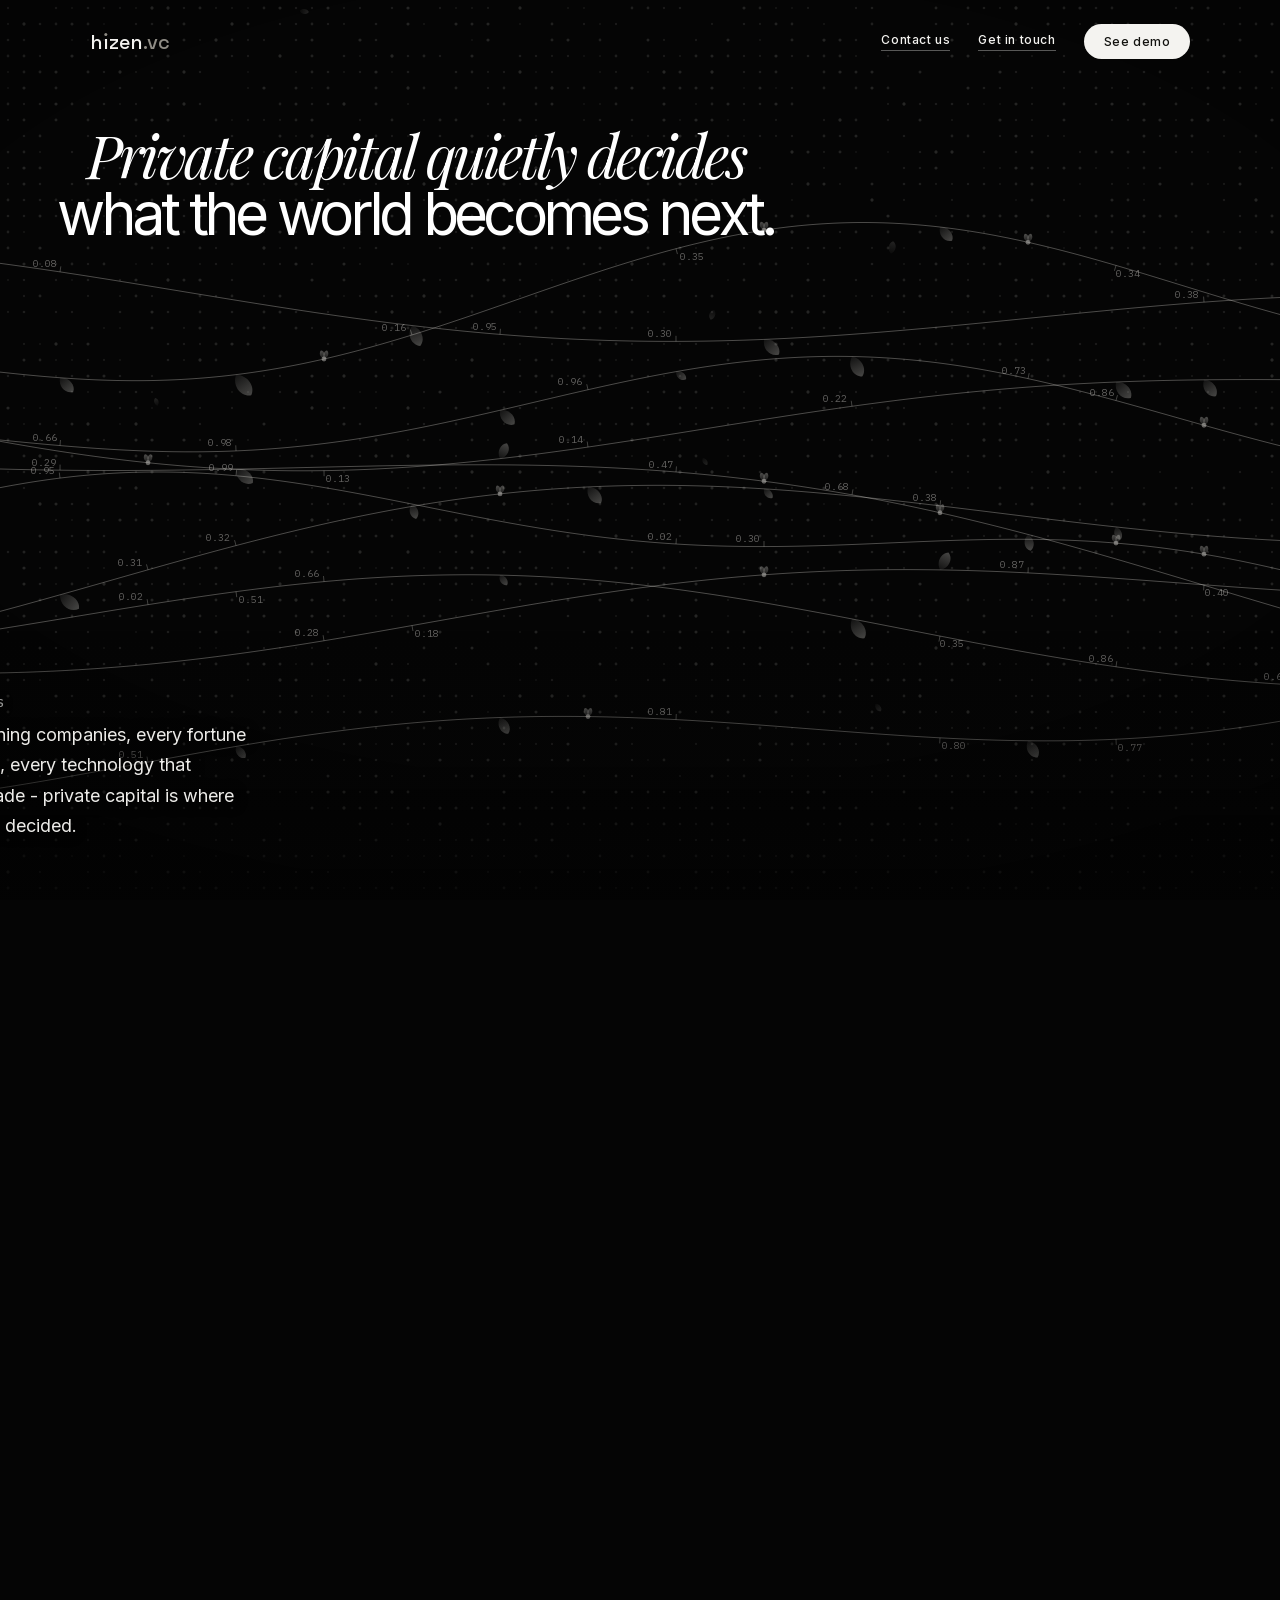
<file: index.html>
<!DOCTYPE html>
<html lang="en">
<head>
<meta charset="utf-8">
<meta name="viewport" content="width=device-width, initial-scale=1">
<title>hızen.vc - intelligence for private capital</title>
  <link rel="stylesheet" href="./fonts/fonts.css">
  <script src="./vendor/gsap.min.js"></script>
  <script src="./vendor/ScrollTrigger.min.js"></script>
  <script src="./vendor/lenis.min.js"></script>
  <style>
    body{margin:0;background:#050505;color:#f4f3f0;-webkit-font-smoothing:antialiased;overflow-x:hidden}
    a{color:#f4f3f0}a:hover{color:#b5b2a8}
    ::selection{background:#f4f3f0;color:#12120f}
    @keyframes hzblink{0%,55%{opacity:1}56%,100%{opacity:0}}
    @media (prefers-reduced-motion: reduce){*{animation:none !important}}
  </style>
<meta name="description" content="Everything an analyst runs before a deal — done, before the call.">
<link rel="icon" type="image/png" sizes="32x32" href="/img/icon-32-dark.png">
<link rel="icon" type="image/png" sizes="32x32" href="/img/icon-32-light.png" media="(prefers-color-scheme: dark)">
<link rel="apple-touch-icon" href="/img/icon-180-dark.png">
<meta property="og:title" content="hızen.vc — intelligence for private capital">
<meta property="og:description" content="Everything an analyst runs before a deal — done, before the call.">
<meta property="og:image" content="https://hizen.vc/img/og.png">
<meta property="og:url" content="https://hizen.vc/">
<meta name="twitter:card" content="summary_large_image">
<meta name="twitter:title" content="hızen.vc — intelligence for private capital">
<meta name="twitter:description" content="Everything an analyst runs before a deal — done, before the call.">
<meta name="twitter:image" content="https://hizen.vc/img/og.png">
<style>
  /* The builder writes hover intent as a `style-hover` attribute its own runtime
     never reads, so these are the only place those states exist. */
  .clink:hover { color: #b5b2a8 }
  .cbtn:hover { background: #d9d6cd; color: #12120f }
  :focus-visible { outline: 2px solid currentColor; outline-offset: 3px }

  /* A flex column with `align-items:center` sizes its children to max-content,
     so the headline spans and the copy blocks never wrap — they overflow the
     5vw padding and `overflow-x:hidden` clips them. This is the whole mobile
     bug on every page; it is not width-specific, so it is not in a query. */
  .stmt > *, main > * { max-width: 100% }

  @media (max-width: 640px) {
    header { padding-left: 5vw !important; padding-right: 5vw !important }
    header nav { gap: 14px !important }
    /* "Get in touch" reaches the same inbox and the row cannot hold both */
    header nav a[href^="mailto:"] { display: none !important }
    .rv { max-width: 100% !important }
    .stmt { padding: 0 6vw !important }
    .stmt > * { font-size: clamp(26px, 7.4vw, 40px) !important; letter-spacing: -0.04em !important }
    /* grid and flex children default to min-width:auto, so an input's default
       size keeps two columns wider than the screen instead of collapsing */
    [style*="grid-template-columns"] { grid-template-columns: 1fr !important }
    input, textarea { min-width: 0 !important; width: 100% !important }
  }
</style>
</head>
<body>
<div id="basebg" style="position:fixed;inset:0;overflow:hidden;background:#050505"><canvas id="baseimg" style="position:absolute;top:0;left:0;width:300vw;height:100%;will-change:transform"></canvas></div>
<div id="spot" style="position:fixed;inset:0;pointer-events:none;overflow:hidden;-webkit-mask-image:radial-gradient(circle 260px at -999px -999px, black, transparent);mask-image:radial-gradient(circle 260px at -999px -999px, black, transparent)"><canvas id="spotimg" style="position:absolute;top:0;left:0;width:300vw;height:100%;image-rendering:pixelated;will-change:transform"></canvas></div>
<div id="vig" style="position:fixed;inset:0;pointer-events:none;background:radial-gradient(120% 90% at 50% 42%, transparent 50%, rgba(0,0,0,0.5) 86%, rgba(0,0,0,0.68) 100%)"></div>
<div id="scrim" style="position:fixed;left:0;right:0;bottom:0;height:30vh;pointer-events:none;background:linear-gradient(to top, rgba(3,3,3,0.6), rgba(3,3,3,0.22) 45%, transparent)"></div>
<header style="position:fixed;top:0;left:0;right:0;z-index:50;display:flex;justify-content:space-between;align-items:center;padding:24px 7vw;pointer-events:none">
  <a href="#" id="logo" style="pointer-events:auto;font-family:'Space Grotesk',Inter,sans-serif;font-weight:500;font-size:20px;letter-spacing:0.005em;color:#f4f3f0;text-decoration:none;line-height:1">h<span style="position:relative;display:inline-block">ı<span style="position:absolute;left:50%;top:0.06em;transform:translateX(-50%);width:0.17em;height:0.17em;border-radius:50%;background:#8f8c85"></span></span>zen<span style="color:#8f8c85">.vc</span></a>
  <nav style="display:flex;align-items:center;gap:28px;pointer-events:auto">
    <a href="mailto:hq@hizen.vc" class="clink" style="font-family:Inter,sans-serif;font-weight:500;font-size:12px;letter-spacing:0.05em;color:#f4f3f0;text-decoration:none;border-bottom:1px solid rgba(244,243,240,0.35);padding-bottom:3px;white-space:nowrap" style-hover="color:#b5b2a8">Contact us</a>
    <a href="./contact.html" class="clink" style="font-family:Inter,sans-serif;font-weight:500;font-size:12px;letter-spacing:0.05em;color:#f4f3f0;text-decoration:none;border-bottom:1px solid rgba(244,243,240,0.35);padding-bottom:3px;white-space:nowrap" style-hover="color:#b5b2a8">Get in touch</a>
    <a href="./demo.html" class="cbtn" style="font-family:Inter,sans-serif;font-weight:500;font-size:12px;letter-spacing:0.05em;color:#12120f;background:#f4f3f0;padding:10px 20px;border-radius:999px;text-decoration:none;white-space:nowrap" style-hover="background:#d9d6cd;color:#12120f">See demo</a>
  </nav>
</header>
<div id="film" style="position:relative;height:520vh">
  <div id="stage" style="position:sticky;top:0;height:100vh;overflow:hidden">
    <div id="track" style="display:flex;height:100vh;width:600vw;will-change:transform">

      <section class="beat" data-screen-label="01 Manifesto" data-in="0" data-peak="0" data-out="0.1" style="position:relative;width:100vw;height:100vh;flex:0 0 auto;overflow:hidden">
        <div class="stmt" style="position:absolute;top:14%;left:0;right:0;z-index:2;display:flex;flex-direction:column;align-items:center;text-align:center;padding:0 5vw;pointer-events:none">
          <span class="rv" style="display:block;font-family:'Playfair Display',Georgia,serif;font-style:italic;font-weight:400;font-size:clamp(34px,4.6vw,78px);line-height:0.98;letter-spacing:-0.05em;color:#ffffff">Private capital quietly decides</span>
          <span class="rv" style="display:block;font-family:Inter,sans-serif;font-weight:400;font-size:clamp(34px,4.6vw,78px);line-height:0.95;letter-spacing:-0.08em;color:#ffffff;margin-top:2px">what the world becomes next.</span>
        </div>
        <div class="rv" style="position:absolute;bottom:58px;left:7vw;max-width:390px;z-index:2">
          <div class="lbl" style="font-family:'IBM Plex Mono',monospace;font-weight:500;font-size:12px;letter-spacing:0.2em;text-transform:uppercase;color:rgba(244,243,240,0.62);margin-bottom:10px;text-shadow:0 1px 10px rgba(0,0,0,0.6)">Private markets</div>
          <p style="margin:0;font-family:Inter,sans-serif;font-weight:400;font-size:18px;line-height:1.7;color:rgba(244,243,240,0.97);text-shadow:0 1px 14px rgba(0,0,0,0.6)">Every era's defining companies, every fortune of consequence, every technology that reshaped a decade - private capital is where the century gets decided.</p>
        </div>
      </section>

      <section class="beat" data-screen-label="02 The scale" data-in="0.1" data-peak="0.2" data-out="0.3" style="position:relative;width:100vw;height:100vh;flex:0 0 auto;overflow:hidden">
        <div class="stmt" style="position:absolute;top:14%;left:0;right:0;z-index:2;display:flex;flex-direction:column;align-items:center;text-align:center;padding:0 5vw;pointer-events:none">
          <span class="rv" style="display:block;font-family:'Playfair Display',Georgia,serif;font-style:italic;font-weight:400;font-size:clamp(34px,4.6vw,78px);line-height:0.98;letter-spacing:-0.05em;color:#ffffff">Trillions of dollars. Moving on instinct.</span>
          <span class="rv" style="display:block;font-family:Inter,sans-serif;font-weight:400;font-size:clamp(34px,4.6vw,78px);line-height:0.95;letter-spacing:-0.08em;color:#ffffff;margin-top:2px">And the number is only growing.</span>
        </div>
        <div class="rv" style="position:absolute;bottom:58px;left:7vw;max-width:390px;z-index:2">
          <div class="lbl" style="font-family:'IBM Plex Mono',monospace;font-weight:500;font-size:12px;letter-spacing:0.2em;text-transform:uppercase;color:rgba(244,243,240,0.62);margin-bottom:10px;text-shadow:0 1px 10px rgba(0,0,0,0.6)">Hizen · Intelligence for private capital</div>
          <p style="margin:0;font-family:Inter,sans-serif;font-weight:400;font-size:18px;line-height:1.7;color:rgba(244,243,240,0.97);text-shadow:0 1px 14px rgba(0,0,0,0.6)">Private capital is the fastest-growing asset class in the world - and its sharpest edge is still the partner in the room.</p>
        </div>
        <div class="rv" style="position:absolute;bottom:58px;right:7vw;max-width:300px;z-index:2"><p style="margin:0;font-family:Inter,sans-serif;font-weight:400;font-size:14.5px;line-height:1.7;color:rgba(244,243,240,0.82);text-shadow:0 1px 14px rgba(0,0,0,0.6)">Machine intelligence can now automate all the operational work with speed and accuracy - and aid judgment. Hizen aims to do this.</p></div>
      </section>

      <section class="beat" data-screen-label="03 The work behind the judgment" data-in="0.3" data-peak="0.4" data-out="0.5" style="position:relative;width:100vw;height:100vh;flex:0 0 auto;overflow:hidden">
        <div class="stmt" style="position:absolute;top:14%;left:0;right:0;z-index:2;display:flex;flex-direction:column;align-items:center;text-align:center;padding:0 5vw;pointer-events:none">
          <span class="rv" style="display:block;font-family:'Playfair Display',Georgia,serif;font-style:italic;font-weight:400;font-size:clamp(34px,4.6vw,78px);line-height:0.98;letter-spacing:-0.05em;color:#ffffff">Every operation a VC runs,</span>
          <span class="rv" style="display:block;font-family:Inter,sans-serif;font-weight:400;font-size:clamp(34px,4.6vw,78px);line-height:0.95;letter-spacing:-0.08em;color:#ffffff;margin-top:2px">automated. End to end.</span>
        </div>
        <div class="rv" style="position:absolute;bottom:58px;left:7vw;max-width:390px;z-index:2">
          <div class="lbl" style="font-family:'IBM Plex Mono',monospace;font-weight:500;font-size:12px;letter-spacing:0.2em;text-transform:uppercase;color:rgba(244,243,240,0.62);margin-bottom:10px;text-shadow:0 1px 10px rgba(0,0,0,0.6)">The first move</div>
          <p style="margin:0;font-family:Inter,sans-serif;font-weight:400;font-size:18px;line-height:1.7;color:rgba(244,243,240,0.97);text-shadow:0 1px 14px rgba(0,0,0,0.6)">Hizen is an AI analyst that works around the clock - sourcing, deal intake, founder research, diligence prep, IC prep, portfolio monitoring, LP updates. Every operation between the partner and the founder, handled.</p>
        </div>
        <div class="rv" style="position:absolute;bottom:58px;right:7vw;max-width:390px;z-index:2">
          <p style="margin:0;font-family:Inter,sans-serif;font-weight:400;font-size:16px;line-height:1.7;color:rgba(244,243,240,0.94);text-shadow:0 1px 14px rgba(0,0,0,0.6)">What returns is time - for founder relationships, for helping founders build, for the creative pattern-matching only a person can do, for the call that only a partner can make.</p>
        </div>
      </section>

      <section class="beat" data-screen-label="04 What a fund remembers" data-in="0.5" data-peak="0.6" data-out="0.7" style="position:relative;width:100vw;height:100vh;flex:0 0 auto;overflow:hidden">
        <div class="stmt" style="position:absolute;top:14%;left:0;right:0;z-index:2;display:flex;flex-direction:column;align-items:center;text-align:center;padding:0 5vw;pointer-events:none">
          <span class="rv" style="display:block;font-family:'Playfair Display',Georgia,serif;font-style:italic;font-weight:400;font-size:clamp(34px,4.6vw,78px);line-height:0.98;letter-spacing:-0.05em;color:#ffffff">A context memory, personal to the fund.</span>
          <span class="rv" style="display:block;font-family:Inter,sans-serif;font-weight:400;font-size:clamp(34px,4.6vw,78px);line-height:0.95;letter-spacing:-0.08em;color:#ffffff;margin-top:2px">Growing every week the fund exists.</span>
        </div>
        <div class="rv" style="position:absolute;bottom:58px;left:7vw;max-width:390px;z-index:2">
          <div class="lbl" style="font-family:'IBM Plex Mono',monospace;font-weight:500;font-size:12px;letter-spacing:0.2em;text-transform:uppercase;color:rgba(244,243,240,0.62);margin-bottom:10px;text-shadow:0 1px 10px rgba(0,0,0,0.6)">The second move</div>
          <p style="margin:0;font-family:Inter,sans-serif;font-weight:400;font-size:18px;line-height:1.7;color:rgba(244,243,240,0.97);text-shadow:0 1px 14px rgba(0,0,0,0.6)">Every deal, every pass, every founder read, every reason a call went the way it did - captured into a substrate that is only yours. The fund's own history becomes the sharpest signal the fund will ever get.</p>
        </div>
        <div class="rv" style="position:absolute;bottom:58px;right:7vw;max-width:390px;z-index:2">
          <p style="margin:0;font-family:'Playfair Display',Georgia,serif;font-style:italic;font-weight:400;font-size:15px;line-height:1.6;color:rgba(244,243,240,0.82);text-shadow:0 1px 12px rgba(0,0,0,0.6)">A decade of decisions, becoming a mind.</p>
        </div>
      </section>

      <section class="beat" data-screen-label="05 The mind behind the mind" data-in="0.7" data-peak="0.8" data-out="0.9" style="position:relative;width:100vw;height:100vh;flex:0 0 auto;overflow:hidden">
        <div class="stmt" style="position:absolute;top:14%;left:0;right:0;z-index:2;display:flex;flex-direction:column;align-items:center;text-align:center;padding:0 5vw;pointer-events:none">
          <span class="rv" style="display:block;font-family:'Playfair Display',Georgia,serif;font-style:italic;font-weight:400;font-size:clamp(34px,4.6vw,78px);line-height:0.98;letter-spacing:-0.05em;color:#ffffff">Every partner, deciding</span>
          <span class="rv" style="display:block;font-family:Inter,sans-serif;font-weight:400;font-size:clamp(34px,4.6vw,78px);line-height:0.95;letter-spacing:-0.08em;color:#ffffff;margin-top:2px">with the memory of the entire fund.</span>
        </div>
        <div class="rv" style="position:absolute;bottom:58px;left:7vw;max-width:390px;z-index:2">
          <div class="lbl" style="font-family:'IBM Plex Mono',monospace;font-weight:500;font-size:12px;letter-spacing:0.2em;text-transform:uppercase;color:rgba(244,243,240,0.62);margin-bottom:10px;text-shadow:0 1px 10px rgba(0,0,0,0.6)">The vision</div>
          <p style="margin:0;font-family:Inter,sans-serif;font-weight:400;font-size:18px;line-height:1.7;color:rgba(244,243,240,0.97);text-shadow:0 1px 14px rgba(0,0,0,0.6)">Pattern-matching at a scale no single mind can hold. Correlations across every deal, every fund, every year the industry has been running.</p>
        </div>
      </section>

      <section class="beat" data-screen-label="06 Live now" data-in="0.9" data-peak="1" data-out="1" style="position:relative;width:100vw;height:100vh;flex:0 0 auto;overflow:hidden">
        <div class="stmt" style="position:absolute;top:14%;left:0;right:0;z-index:2;display:flex;flex-direction:column;align-items:center;text-align:center;padding:0 5vw;pointer-events:none">
          <span class="rv" style="display:block;font-family:'Playfair Display',Georgia,serif;font-style:italic;font-weight:400;font-size:clamp(34px,4.6vw,78px);line-height:0.98;letter-spacing:-0.05em;color:#ffffff">Everything an analyst runs before a deal -</span>
          <span class="rv" style="display:block;font-family:Inter,sans-serif;font-weight:400;font-size:clamp(34px,4.6vw,78px);line-height:0.95;letter-spacing:-0.08em;color:#ffffff;margin-top:2px">done, before the call.<span id="cur" style="display:inline-block;width:0.13em;height:0.72em;background:#f4f3f0;margin-left:0.16em;animation:hzblink 1.06s steps(1) infinite"></span></span>
        </div>
        <div class="rv" style="position:absolute;bottom:58px;left:7vw;max-width:390px;z-index:2">
          <div class="lbl" style="font-family:'IBM Plex Mono',monospace;font-weight:500;font-size:12px;letter-spacing:0.2em;text-transform:uppercase;color:rgba(244,243,240,0.62);margin-bottom:10px;text-shadow:0 1px 10px rgba(0,0,0,0.6)">Live now</div>
          <p style="margin:0;font-family:Inter,sans-serif;font-weight:400;font-size:18px;line-height:1.7;color:rgba(244,243,240,0.97);text-shadow:0 1px 14px rgba(0,0,0,0.6)">The first step of the layer is live now.</p>
        </div>
        <div class="rv" style="position:absolute;bottom:58px;right:7vw;max-width:390px;z-index:2;display:flex;flex-direction:column;align-items:flex-start;gap:18px">
          <p style="margin:0;font-family:Inter,sans-serif;font-weight:400;font-size:16px;line-height:1.7;color:rgba(244,243,240,0.94);text-shadow:0 1px 14px rgba(0,0,0,0.6)">A recorded walkthrough of the pre-call intelligence layer - or write to us and we'll show you live.</p>
          <div style="display:flex;align-items:center;gap:20px">
            <a href="./demo.html" class="cbtn" style="pointer-events:auto;font-family:Inter,sans-serif;font-weight:500;font-size:12px;letter-spacing:0.05em;color:#12120f;background:#f4f3f0;padding:11px 22px;border-radius:999px;text-decoration:none;white-space:nowrap" style-hover="background:#d9d6cd;color:#12120f">See the demo</a>
            <a href="./contact.html" class="clink" style="pointer-events:auto;font-family:Inter,sans-serif;font-weight:500;font-size:13px;color:#f4f3f0;text-decoration:none;border-bottom:1px solid rgba(244,243,240,0.35);padding-bottom:3px;white-space:nowrap" style-hover="color:#b5b2a8">Get in touch</a>
          </div>
        </div>
        <div id="legal" style="position:absolute;left:50%;transform:translateX(-50%);bottom:42px;z-index:2;font-family:'IBM Plex Mono',monospace;font-weight:400;font-size:10px;letter-spacing:0.08em;color:rgba(244,243,240,0.55);white-space:nowrap">© 2026 hizen.vc · intelligence for private capital</div>
      </section>

    </div>
  </div>
</div>
<div id="tagline" style="position:fixed;left:50%;transform:translateX(-50%);bottom:20px;z-index:60;opacity:0;font-family:'IBM Plex Mono',monospace;font-weight:500;font-size:10.5px;letter-spacing:0.14em;color:rgba(244,243,240,0.6);white-space:nowrap;text-shadow:0 1px 10px rgba(0,0,0,0.6)">Automation is where it starts · Context is what compounds · Judgment is what it serves</div>
<div id="prog" style="position:fixed;left:0;bottom:0;height:2px;width:0;background:#f4f3f0;z-index:60"></div>
<div id="hint" style="position:fixed;right:7vw;bottom:24px;z-index:60;display:flex;align-items:center;gap:12px;font-family:'IBM Plex Mono',monospace;font-weight:500;font-size:10px;letter-spacing:0.3em;color:rgba(244,243,240,0.6)">SCROLL<span style="display:grid;grid-template-columns:repeat(2,4px);grid-template-rows:repeat(3,4px)"><span style="background:rgba(244,243,240,0.7)"></span><span></span><span></span><span style="background:rgba(244,243,240,0.7)"></span><span style="background:rgba(244,243,240,0.7)"></span><span></span></span></div>
<script>
class DCLogic { constructor(props) { this.props = props; } }
class Component extends DCLogic {
  renderVals() { return {}; }
  componentDidMount() {
    this._cfg();
    const wait = () => {
      if (window.gsap && window.ScrollTrigger && window.Lenis) this._init();
      else this._raf = requestAnimationFrame(wait);
    };
    wait();
    this._readyGuard = setTimeout(() => { window.__ready = true; }, 7000);
  }
  _cfg() {
    this.pace = this.props.pace ?? 84;
    this.snapOn = this.props.snap ?? true;
  }
  componentDidUpdate() {
    this._cfg();
    if (!this._booted) return;
    this._applyLayout();
    ScrollTrigger.refresh();
  }
  componentWillUnmount() {
    this._booted = false;
    cancelAnimationFrame(this._raf); cancelAnimationFrame(this._spotRaf);
    clearTimeout(this._readyGuard); clearTimeout(this._snapT); clearTimeout(this._snapClear);
    window.removeEventListener('mousemove', this._mm);
    if (this._tick) gsap.ticker.remove(this._tick);
    if (window.ScrollTrigger) ScrollTrigger.getAll().forEach(t => t.kill());
    if (this.lenis) this.lenis.destroy();
    window.removeEventListener('wheel', this._wheel);
    window.removeEventListener('resize', this._resize);
  }
  _init() {
    if (this._booted) return; this._booted = true;
    const qs = new URLSearchParams(location.search);
    this.rm = matchMedia('(prefers-reduced-motion: reduce)').matches;
    gsap.registerPlugin(ScrollTrigger);
    this._drawAll();
    this.beats = Array.from(document.querySelectorAll('.beat')).map(el => ({
      el, in: +el.dataset.in, peak: +el.dataset.peak, out: +el.dataset.out,
      stmt: el.querySelector('.stmt'),
      els: Array.from(el.querySelectorAll('.rv'))
    }));
    if (!this.rm) {
      this.lenis = new Lenis({ duration: 0.9, wheelMultiplier: 1.3, smoothWheel: true });
      this.lenis.on('scroll', ScrollTrigger.update);
      gsap.ticker.add(this._tick = t => this.lenis.raf(t * 1000));
      gsap.ticker.lagSmoothing(0);
      gsap.set(['#baseimg', '#spotimg'], { autoAlpha: 0 });
      gsap.to(['#baseimg', '#spotimg'], { autoAlpha: 1, duration: 1.2, ease: 'power2.out' });
      setTimeout(() => { gsap.set(['#baseimg', '#spotimg'], { autoAlpha: 1 }); }, 1500);
    }
    window.addEventListener('wheel', this._wheel = e => {
      if (Math.abs(e.deltaX) <= Math.abs(e.deltaY)) return;
      const y = this.lenis ? this.lenis.scroll : window.scrollY;
      if (this.lenis) this.lenis.scrollTo(y + e.deltaX * 1.2); else window.scrollBy(0, e.deltaX);
    }, { passive: true });
    const spot = document.getElementById('spot');
    if (spot && !this.rm) {
      this._m = { x: -999, y: -999 }; this._sm = { x: -999, y: -999 };
      window.addEventListener('mousemove', this._mm = e => {
        if (this._m.x < -500) { this._sm.x = e.clientX; this._sm.y = e.clientY; }
        this._m.x = e.clientX; this._m.y = e.clientY;
      }, { passive: true });
      const loop = () => {
        this._sm.x += (this._m.x - this._sm.x) * 0.1;
        this._sm.y += (this._m.y - this._sm.y) * 0.1;
        const g = 'radial-gradient(circle 260px at ' + this._sm.x.toFixed(1) + 'px ' + this._sm.y.toFixed(1) + 'px, rgba(0,0,0,1) 0%, rgba(0,0,0,1) 40%, rgba(0,0,0,0.75) 60%, rgba(0,0,0,0.4) 75%, rgba(0,0,0,0.12) 88%, transparent 100%)';
        spot.style.webkitMaskImage = g; spot.style.maskImage = g;
        this._spotRaf = requestAnimationFrame(loop);
      };
      loop();
    }
    let rt;
    window.addEventListener('resize', this._resize = () => {
      clearTimeout(rt); rt = setTimeout(() => { this._applyLayout(); ScrollTrigger.refresh(); }, 150);
    });
    this._applyLayout();
    const track = document.getElementById('track');
    gsap.to(track, {
      x: () => -(track.scrollWidth - window.innerWidth),
      ease: 'none',
      scrollTrigger: {
        trigger: '#film', start: 'top top', end: 'bottom bottom',
        scrub: this.rm ? true : 0.5, invalidateOnRefresh: true,
        onUpdate: st => this._progress(st.progress)
      }
    });
    if (qs.has('debug')) {
      let last = performance.now();
      gsap.ticker.add(() => { const n = performance.now(); console.log('[hizen] frame ' + (n - last).toFixed(1) + 'ms'); last = n; });
    }
    this._progress(0);
    const j = parseFloat(qs.get('jump'));
    if (!isNaN(j)) {
      if (this.lenis) this.lenis.scrollTo(j, { immediate: true }); else window.scrollTo(0, j);
      ScrollTrigger.update();
    }
    (document.fonts && document.fonts.ready ? document.fonts.ready : Promise.resolve()).then(() => {
      this._drawAll();
      requestAnimationFrame(() => requestAnimationFrame(() => { window.__ready = true; }));
    });
  }
  _applyLayout() {
    const film = document.getElementById('film');
    if (film) film.style.height = (100 + 5 * this.pace) + 'vh';
    const tag = document.getElementById('tagline');
    if (tag) tag.style.display = window.innerWidth < 1160 ? 'none' : '';
    if (this._booted) this._drawAll();
  }
  _hash(x, y) { return ((((x * 73856093) ^ (y * 19349663)) >>> 0) % 1000) / 1000; }
  _vineParams(s, H) {
    return {
      y0: H * (0.34 + 0.44 * this._hash(s, 1)),
      a1: H * (0.05 + 0.09 * this._hash(s, 2)), f1: 0.0009 + 0.0011 * this._hash(s, 3), p1: 6.28 * this._hash(s, 4),
      a2: H * (0.02 + 0.04 * this._hash(s, 5)), f2: 0.003 + 0.003 * this._hash(s, 6), p2: 6.28 * this._hash(s, 7)
    };
  }
  _vineY(v, x) { return v.y0 + v.a1 * Math.sin(x * v.f1 + v.p1) + v.a2 * Math.sin(x * v.f2 + v.p2); }
  _leaf(ctx, x, y, ang, len, a) {
    ctx.save(); ctx.translate(x, y); ctx.rotate(ang);
    const w = len * 0.38;
    const g = ctx.createLinearGradient(0, 0, len, 0);
    g.addColorStop(0, 'rgba(240,238,232,' + (a * 0.22).toFixed(3) + ')');
    g.addColorStop(0.6, 'rgba(240,238,232,' + (a * 0.72).toFixed(3) + ')');
    g.addColorStop(1, 'rgba(240,238,232,' + Math.min(1, a * 1.08).toFixed(3) + ')');
    ctx.fillStyle = g;
    ctx.beginPath();
    ctx.moveTo(0, 0);
    ctx.bezierCurveTo(len * 0.28, -w, len * 0.82, -w * 0.92, len, -w * 0.06);
    ctx.bezierCurveTo(len * 0.82, w * 0.92, len * 0.28, w, 0, 0);
    ctx.fill(); ctx.restore();
  }
  _daisy(ctx, x, y, R, spin, a) {
    for (let k = 0; k < 8; k++) {
      const h = this._hash(Math.round(x) + k, 71);
      const ang = spin + (k / 8) * 6.2832 + (h - 0.5) * 0.55;
      const len = R * (0.75 + 0.55 * h);
      this._leaf(ctx, x + Math.cos(ang) * R * 0.1, y + Math.sin(ang) * R * 0.1, ang, len, a * (0.7 + 0.45 * h));
    }
    ctx.beginPath(); ctx.arc(x, y, R * 0.1, 0, 6.2832);
    ctx.fillStyle = 'rgba(240,238,232,' + Math.min(1, a * 1.4).toFixed(3) + ')'; ctx.fill();
  }
  _drawVines(cv, full, k) {
    const W = Math.min(6400, Math.round(window.innerWidth * 3));
    const H = Math.max(420, window.innerHeight);
    const pw = Math.round(W * k), ph = Math.round(H * k);
    if (cv.width !== pw || cv.height !== ph) { cv.width = pw; cv.height = ph; }
    const ctx = cv.getContext('2d');
    ctx.setTransform(k, 0, 0, k, 0, 0);
    ctx.clearRect(0, 0, W, H);
    const ink = a => 'rgba(240,238,232,' + Math.min(1, a).toFixed(3) + ')';
    ctx.font = '10px "IBM Plex Mono", monospace';
    const cell = 16;
    for (let gx = 0; gx < W / cell; gx++) for (let gy = 0; gy < H / cell; gy++) {
      const h = this._hash(gx + 7, gy + 3);
      if (h > (full ? 0.92 : 0.66)) continue;
      const a = full ? 0.2 + h * 0.5 : 0.07 + h * 0.11;
      ctx.fillStyle = ink(a);
      ctx.beginPath(); ctx.arc(gx * cell + cell / 2, gy * cell + cell / 2, full ? 1.3 + h * 1.7 : 1 + h * 1, 0, 6.2832); ctx.fill();
    }
    for (let s = 0; s < 10; s++) {
      const v = this._vineParams(s, H);
      ctx.beginPath(); ctx.moveTo(0, this._vineY(v, 0));
      for (let x = 6; x <= W; x += 6) ctx.lineTo(x, this._vineY(v, x));
      ctx.strokeStyle = ink(full ? 0.52 : 0.3); ctx.lineWidth = 1; ctx.stroke();
      for (let x = 60; x < W - 30; x += 88) {
        const h = this._hash(s * 97 + Math.round(x / 88), 11);
        const y = this._vineY(v, x);
        const tang = Math.atan2(this._vineY(v, x + 6) - this._vineY(v, x - 6), 12);
        if (h < 0.28) {
          if (full || h < 0.16) {
            const side = h < 0.14 ? 1 : -1;
            this._leaf(ctx, x, y, tang + side * (0.7 + 0.5 * this._hash(s, x)), 12 + 14 * this._hash(x, s), full ? 0.5 : 0.26);
          }
        } else if (h < 0.66) {
          if (full || h < 0.55) {
            const val = this._hash(Math.round(x / 7), s * 13 + 5).toFixed(2);
            const side = h < 0.47 ? -1 : 1;
            const nx = Math.cos(tang + 1.5708) * 8 * side, ny = Math.sin(tang + 1.5708) * 8 * side;
            ctx.strokeStyle = ink(full ? 0.45 : 0.26); ctx.lineWidth = 1;
            ctx.beginPath(); ctx.moveTo(x, y); ctx.lineTo(x + nx * 0.7, y + ny * 0.7); ctx.stroke();
            ctx.fillStyle = ink(full ? 0.82 : 0.4);
            ctx.fillText(val, x + nx + (side < 0 ? -28 : 2), y + ny + 3.5);
          }
        } else if (h > 0.91) {
          if (full) this._daisy(ctx, x, y, 15 + 11 * this._hash(x, 3), 6.28 * this._hash(x, 9), 0.62);
          else {
            ctx.beginPath(); ctx.arc(x, y, 2.4, 0, 6.2832); ctx.fillStyle = ink(0.4); ctx.fill();
            this._leaf(ctx, x, y, -1.9, 9, 0.3); this._leaf(ctx, x, y, -1.2, 9, 0.3);
          }
        }
      }
    }
    for (let i2 = 0; i2 < 70; i2++) {
      if (!full && i2 % 3 !== 0) continue;
      const px = this._hash(i2, 41) * W, py = this._hash(i2, 43) * H;
      this._leaf(ctx, px, py, 6.28 * this._hash(i2, 47), 7 + 8 * this._hash(i2, 53), full ? 0.18 : 0.12);
    }
  }
  _drawAll() {
    const b = document.getElementById('baseimg'), s = document.getElementById('spotimg');
    const W = Math.min(6400, Math.round(window.innerWidth * 3));
    const dpr = Math.min(window.devicePixelRatio || 1, 2, 8000 / W);
    if (b) this._drawVines(b, false, dpr);
    if (s) this._drawVines(s, true, 0.5);
  }
  _progress(p) {
    this._lastP = p;
    const prog = document.getElementById('prog');
    if (prog) prog.style.width = (Math.round(p * window.innerWidth / 8) * 8) + 'px';
    const tag = document.getElementById('tagline');
    if (tag) tag.style.opacity = Math.max(0, Math.min(1, (p - 0.88) / 0.08));
    if (p > 0.004 && !this._hintGone) {
      this._hintGone = true;
      const h = document.getElementById('hint');
      if (h) gsap.to(h, { autoAlpha: 0, duration: 0.5 });
    }
    if (!this.rm) {
      gsap.set(['#baseimg', '#spotimg'], { x: (-p * 200) + 'vw' });
    }
    for (const b of this.beats) {
      if (b.stmt && !this.rm) {
        const d = Math.max(-1, Math.min(1, (p - b.peak) / 0.1));
        gsap.set(b.stmt, { x: d * -22 });
      }
      if (b.els.length) {
        const raw = Math.max(0, 1 - Math.abs(p - b.peak) / 0.085);
        b.els.forEach((el, k) => {
          const v = this.rm ? 1 : Math.max(0, Math.min(1, (raw - k * 0.09) / (1 - k * 0.09)));
          const e = 1 - Math.pow(1 - v, 3);
          gsap.set(el, { autoAlpha: e, y: (1 - e) * 26, filter: 'blur(' + ((1 - e) * 9).toFixed(2) + 'px)' });
        });
      }
    }
    if (this.snapOn && !this._snapping) {
      clearTimeout(this._snapT);
      this._snapT = setTimeout(() => this._snap(), 190);
    }
  }
  _snap() {
    const film = document.getElementById('film');
    if (!film) return;
    const D = film.offsetHeight - window.innerHeight;
    if (D <= 0) return;
    const p = this._lastP || 0;
    const target = Math.round(p * 5) / 5 * D;
    const cur = this.lenis ? this.lenis.scroll : window.scrollY;
    if (Math.abs(target - cur) < 6) return;
    this._snapping = true;
    if (this.lenis) this.lenis.scrollTo(target, { duration: 0.75, easing: t => 1 - Math.pow(1 - t, 3) });
    else window.scrollTo({ top: target, behavior: 'smooth' });
    clearTimeout(this._snapClear);
    this._snapClear = setTimeout(() => { this._snapping = false; }, 850);
  }
}
new Component({"pace": 84, "snap": true}).componentDidMount();
</script>
</body>
</html>
</file>
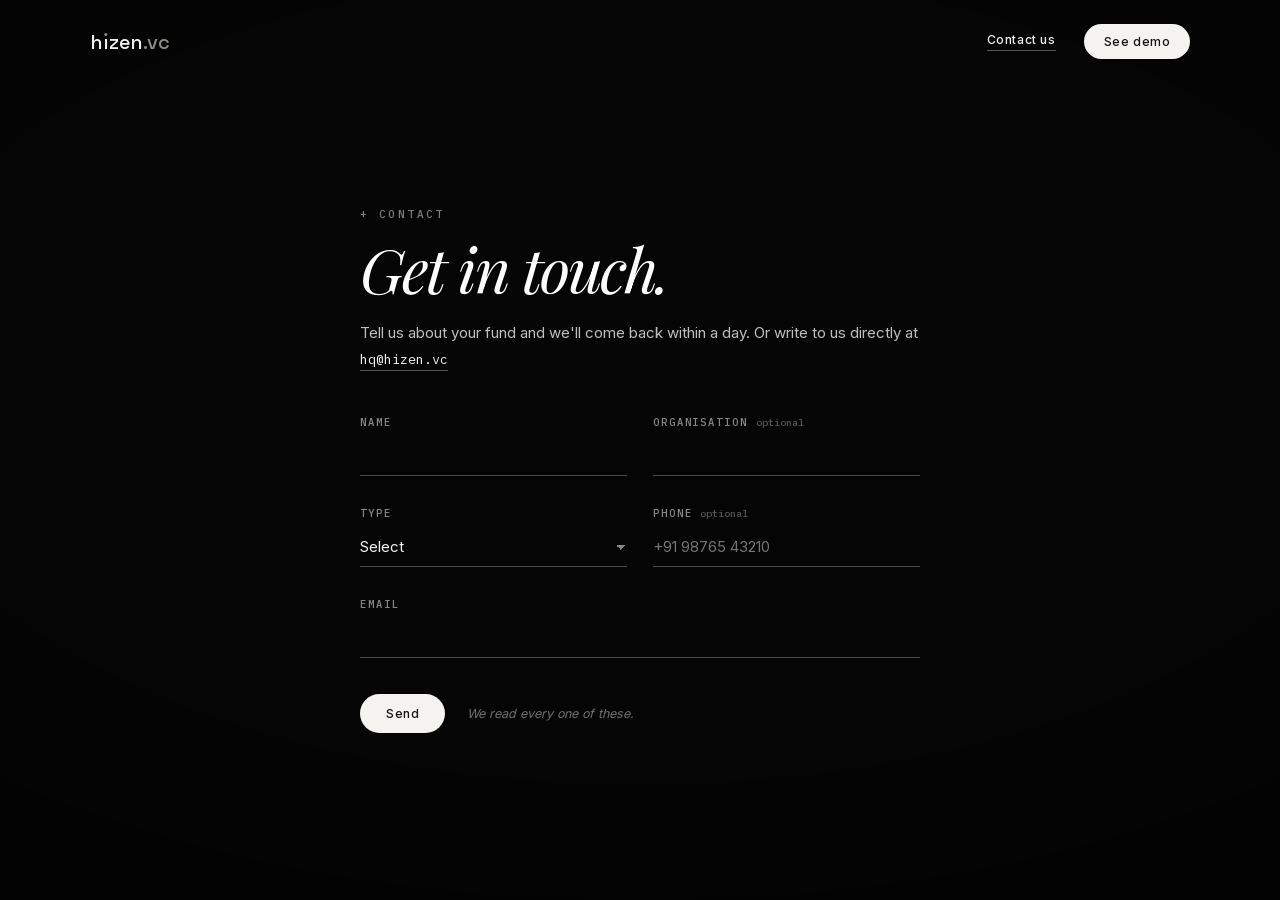
<file: contact.html>
<!DOCTYPE html>
<!-- HAND-AUTHORED, like demo.html. The builder export has no form backend and
     no fund-type field, so a re-export must map this page as `-contact.dc.html`. -->
<html lang="en">
<head>
<meta charset="utf-8">
<meta name="viewport" content="width=device-width, initial-scale=1">
<title>Get in touch · hızen.vc</title>
  <link rel="stylesheet" href="./fonts/fonts.css">
  <style>
    body{margin:0;background:#050505;color:#f4f3f0;-webkit-font-smoothing:antialiased}
    a{color:#f4f3f0}a:hover{color:#b5b2a8}
    ::selection{background:#f4f3f0;color:#12120f}
    input:focus-visible,select:focus-visible,textarea:focus-visible{outline:none;border-bottom-color:#f4f3f0 !important}
    /* The four fields repeated these inline nine times over. */
    .f{display:flex;flex-direction:column;gap:9px;font-family:'IBM Plex Mono',monospace;
       font-weight:500;font-size:10.5px;letter-spacing:0.18em;text-transform:uppercase;
       color:rgba(244,243,240,0.55)}
    .f input,.f select{background:transparent;border:none;border-bottom:1px solid rgba(244,243,240,0.28);
       padding:8px 0 10px;font-family:Inter,sans-serif;font-size:15px;color:#f4f3f0;border-radius:0}
    /* A native select paints its own chrome; strip it and draw one caret. */
    .f select{appearance:none;cursor:pointer;background-image:linear-gradient(45deg,transparent 50%,rgba(244,243,240,0.55) 50%),linear-gradient(135deg,rgba(244,243,240,0.55) 50%,transparent 50%);background-position:right 6px center,right 1px center;background-size:5px 5px,5px 5px;background-repeat:no-repeat}
    .f option{background:#12120f;color:#f4f3f0}
    .f .opt{text-transform:none;letter-spacing:0;font-size:10px;color:rgba(244,243,240,0.34)}
    button[disabled]{opacity:0.5;cursor:default}
    /* The UA's `[hidden]{display:none}` loses to ANY display declaration, and
       the form carries an inline `display:flex` — so setting .hidden left it
       on screen beside the confirmation panel. */
    [hidden]{display:none !important}
  </style>
<meta name="description" content="Everything an analyst runs before a deal, done before the call.">
<link rel="icon" type="image/png" sizes="32x32" href="/img/icon-32-dark.png">
<link rel="icon" type="image/png" sizes="32x32" href="/img/icon-32-light.png" media="(prefers-color-scheme: dark)">
<link rel="apple-touch-icon" href="/img/icon-180-dark.png">
<meta property="og:title" content="hızen.vc · intelligence for private capital">
<meta property="og:description" content="Everything an analyst runs before a deal, done before the call.">
<meta property="og:image" content="https://hizen.vc/img/og.png">
<meta property="og:url" content="https://hizen.vc/">
<meta name="twitter:card" content="summary_large_image">
<meta name="twitter:title" content="hızen.vc · intelligence for private capital">
<meta name="twitter:description" content="Everything an analyst runs before a deal, done before the call.">
<meta name="twitter:image" content="https://hizen.vc/img/og.png">
<style>
  /* The builder writes hover intent as a `style-hover` attribute its own runtime
     never reads, so these are the only place those states exist. */
  .clink:hover { color: #b5b2a8 }
  .cbtn:hover { background: #d9d6cd; color: #12120f }
  :focus-visible { outline: 2px solid currentColor; outline-offset: 3px }

  /* A flex column with `align-items:center` sizes its children to max-content,
     so the headline spans and the copy blocks never wrap — they overflow the
     5vw padding and `overflow-x:hidden` clips them. This is the whole mobile
     bug on every page; it is not width-specific, so it is not in a query. */
  .stmt > *, main > * { max-width: 100% }

  @media (max-width: 640px) {
    header { padding-left: 5vw !important; padding-right: 5vw !important }
    header nav { gap: 14px !important }
    /* "Get in touch" reaches the same inbox and the row cannot hold both */
    header nav a[href^="mailto:"] { display: none !important }
    .rv { max-width: 100% !important }
    .stmt { padding: 0 6vw !important }
    .stmt > * { font-size: clamp(26px, 7.4vw, 40px) !important; letter-spacing: -0.04em !important }
    /* grid and flex children default to min-width:auto, so an input's default
       size keeps two columns wider than the screen instead of collapsing */
    [style*="grid-template-columns"] { grid-template-columns: 1fr !important }
    input, textarea { min-width: 0 !important; width: 100% !important }
    /* iOS zooms the page on focus for any input under 16px and never zooms
       back out, which strands the rest of the form off-screen mid-fill. */
    .f input, .f select { font-size: 16px !important }
    main { padding: 96px 5vw 64px !important }
    #gi { margin-top: 32px !important; gap: 22px !important }
    #gi > div[style*="grid"] { gap: 22px !important }
    /* thumb-sized, and the note below it rather than squeezed alongside */
    #gi button { width: 100%; padding: 15px 26px !important; font-size: 13px !important }
    #gi button + span { text-align: center }
    #gi > div:last-child { flex-direction: column; align-items: stretch !important; gap: 14px !important }
  }
</style>
</head>
<body>
<div style="position:fixed;inset:0;pointer-events:none;background:radial-gradient(120% 90% at 50% 42%, transparent 50%, rgba(0,0,0,0.5) 86%, rgba(0,0,0,0.68) 100%)"></div>
<header style="position:fixed;top:0;left:0;right:0;z-index:50;display:flex;justify-content:space-between;align-items:center;padding:24px 7vw">
  <a href="./index.html" style="font-family:'Space Grotesk',Inter,sans-serif;font-weight:500;font-size:20px;letter-spacing:0.005em;color:#f4f3f0;text-decoration:none;line-height:1">h<span style="position:relative;display:inline-block">ı<span style="position:absolute;left:50%;top:0.06em;transform:translateX(-50%);width:0.17em;height:0.17em;border-radius:50%;background:#8f8c85"></span></span>zen<span style="color:#8f8c85">.vc</span></a>
  <nav style="display:flex;align-items:center;gap:28px"><a href="mailto:hq@hizen.vc" style="font-family:Inter,sans-serif;font-weight:500;font-size:12px;letter-spacing:0.05em;color:#f4f3f0;text-decoration:none;border-bottom:1px solid rgba(244,243,240,0.35);padding-bottom:3px;white-space:nowrap" style-hover="color:#b5b2a8">Contact us</a><a href="./demo.html" style="font-family:Inter,sans-serif;font-weight:500;font-size:12px;letter-spacing:0.05em;color:#12120f;background:#f4f3f0;padding:10px 20px;border-radius:999px;text-decoration:none;white-space:nowrap" style-hover="background:#d9d6cd;color:#12120f">See demo</a></nav>
</header>
<main style="min-height:100vh;display:flex;align-items:center;justify-content:center;padding:120px 7vw 80px;box-sizing:border-box">
  <div style="width:min(560px,100%)">
    <div style="font-family:'IBM Plex Mono',monospace;font-weight:500;font-size:11px;letter-spacing:0.22em;text-transform:uppercase;color:rgba(244,243,240,0.5);margin-bottom:16px">+ Contact</div>
    <h1 style="margin:0;font-family:'Playfair Display',Georgia,serif;font-style:italic;font-weight:400;font-size:clamp(38px,5vw,62px);line-height:1.02;letter-spacing:-0.04em;color:#ffffff">Get in touch.</h1>
    <p id="gi-intro" style="margin:20px 0 0;font-family:Inter,sans-serif;font-weight:400;font-size:15px;line-height:1.7;color:rgba(244,243,240,0.78)">Tell us about your fund and we'll come back within a day. Or write to us directly at <a href="mailto:hq@hizen.vc" style="font-family:'IBM Plex Mono',monospace;font-size:13.5px;color:#f4f3f0;text-decoration:none;border-bottom:1px solid rgba(244,243,240,0.35);padding-bottom:2px" style-hover="color:#b5b2a8">hq@hizen.vc</a></p>
    <form id="gi" style="margin-top:44px;display:flex;flex-direction:column;gap:30px">
      <div style="display:grid;grid-template-columns:1fr 1fr;gap:26px">
        <label class="f">Name
          <input name="name" type="text" autocomplete="name" required maxlength="120">
        </label>
        <!-- optional, matching the Typeform this replaces — an angel writing
             from a personal address has no organisation to give -->
        <label class="f"><span>Organisation <span class="opt">optional</span></span>
          <input name="org" type="text" autocomplete="organization" maxlength="160">
        </label>
      </div>
      <div style="display:grid;grid-template-columns:1fr 1fr;gap:26px">
        <label class="f">Type
          <select name="type" required>
            <option value="" disabled selected>Select</option>
            <option>VC</option>
            <option>Angel</option>
            <option>Family Office</option>
            <option>Investment Pro</option>
            <option>Others</option>
          </select>
        </label>
        <!-- one element, not a text node beside a span: a flex column would
             otherwise put "optional" on its own row and drop the input 14px -->
        <!-- inputmode=numeric gives a phone keypad without type=number, whose
             spinners and silent non-numeric drop are wrong for a phone number.
             The pattern is enforced again in JS and again on the server. -->
        <label class="f"><span>Phone <span class="opt">optional</span></span>
          <input name="phone" type="tel" autocomplete="tel" maxlength="20" placeholder="+91 98765 43210"
                 inputmode="tel" pattern="[0-9+()\-.\s]{7,20}"
                 title="Digits, and + ( ) - or spaces">
        </label>
      </div>
      <label class="f">Email
        <input name="email" type="email" autocomplete="email" required maxlength="200">
      </label>
      <!-- Bots fill every field they can see; a human never sees this one.
           NOT named "website": that is an autofill-recognised token, so Chrome
           and Brave filled it for real people and their leads were dropped as
           bot traffic. The name has to mean nothing to anybody. -->
      <input name="hp" tabindex="-1" autocomplete="off" aria-hidden="true" style="position:absolute;left:-9999px;width:1px;height:1px;opacity:0">
      <div style="display:flex;align-items:center;gap:22px;margin-top:6px">
        <button type="submit" style="font-family:Inter,sans-serif;font-weight:500;font-size:12px;letter-spacing:0.05em;color:#12120f;background:#f4f3f0;padding:12px 26px;border-radius:999px;border:none;cursor:pointer" style-hover="background:#d9d6cd">Send</button>
        <span id="gi-note" role="status" style="font-family:Inter,sans-serif;font-style:italic;font-size:12.5px;color:rgba(244,243,240,0.45)">We read every one of these.</span>
      </div>
    </form>
    <!-- Replaces the form on success. A note beside the button is easy to miss
         on a phone, where the button is often the last thing on screen. -->
    <div id="gi-done" hidden style="margin-top:44px">
      <div style="font-family:'IBM Plex Mono',monospace;font-weight:500;font-size:11px;letter-spacing:0.22em;text-transform:uppercase;color:rgba(244,243,240,0.5)">+ Received</div>
      <p style="margin:16px 0 0;font-family:Inter,sans-serif;font-size:18px;line-height:1.6;color:#f4f3f0">Thank you. We have your details.</p>
      <p style="margin:10px 0 0;font-family:Inter,sans-serif;font-size:15px;line-height:1.7;color:rgba(244,243,240,0.7)">We come back within a day. In the meantime, please see the demo film <a href="./demo.html" class="clink">here</a>.</p>
    </div>
  </div>
</main>
<script>
// Deployment URL of form.gs (Apps Script -> Deploy -> Web app -> Anyone).
// Empty falls back to the mail client, so the page is never a dead end.
const ENDPOINT = 'https://script.google.com/macros/s/AKfycbx7QLYATeOE-b9aQNpnvzy7unRkfpgVxEFFpPXWVEFXWB-Tp4CK4AmEJ9hWOijW41yZ/exec';

const TIMEOUT = 20000; // a hung request must end in a message, never a spinner

(() => {
  const form = document.getElementById('gi');
  const note = document.getElementById('gi-note');
  const done = document.getElementById('gi-done');
  const button = form.querySelector('button');
  const say = (text, dim) => {
    note.textContent = text;
    note.style.color = dim ? 'rgba(244,243,240,0.45)' : '#f4f3f0';
  };

  // Keep the field to what the server will accept, as it is typed. Paste from a
  // contacts app routinely carries non-breaking spaces and unicode dashes,
  // which look identical and fail a plain [0-9+()-.\s] check.
  const phone = form.elements.phone;
  phone.addEventListener('input', () => {
    const clean = phone.value.replace(/[  -​]/g, ' ')
                             .replace(/[‐-―]/g, '-')
                             .replace(/[^0-9+()\-.\s]/g, '');
    if (clean !== phone.value) phone.value = clean;
    // A number too short to dial is a typo, not a number. Reported through the
    // native bubble, so it reads the same as every other field's error.
    const digits = clean.replace(/\D/g, '').length;
    phone.setCustomValidity(!clean || digits >= 7 ? '' : 'Enter at least 7 digits, or leave this blank.');
  });

  const compose = lead =>
    ['Name: ' + lead.name, 'Organisation: ' + (lead.org || '-'), 'Type: ' + lead.type,
     'Email: ' + lead.email, 'Phone: ' + (lead.phone || '-')].join('\n');

  form.addEventListener('submit', async e => {
    e.preventDefault();
    if (button.disabled) return; // double-tap on a slow phone

    const lead = {};
    for (const [key, value] of new FormData(form)) lead[key] = value.trim();
    lead.email = lead.email.toLowerCase();

    if (!ENDPOINT) {
      location.href = 'mailto:hq@hizen.vc?subject=' + encodeURIComponent('hizen - ' + (lead.org || lead.name)) +
                      '&body=' + encodeURIComponent(compose(lead));
      return;
    }

    button.disabled = true;
    say('Sending...', true);
    const cancel = new AbortController();
    const timer = setTimeout(() => cancel.abort(), TIMEOUT);
    try {
      // text/plain keeps this a "simple" request, so the browser sends no
      // OPTIONS preflight — which an Apps Script web app cannot answer.
      const reply = await fetch(ENDPOINT, {
        method: 'POST',
        body: JSON.stringify(lead),
        headers: { 'Content-Type': 'text/plain;charset=utf-8' },
        signal: cancel.signal,
      });
      if (!reply.ok) throw new Error('HTTP ' + reply.status);
      // A rejected lead comes back 200 with {error}. Reading only `reply.ok`
      // reported "Got it" for a submission the server had thrown away.
      const result = await reply.json();
      if (result.error) throw new Error(result.error);
      // A real write echoes back what the sheet stored. Anything else claiming
      // success wrote nothing, and saying "thank you" to that loses the lead in
      // silence — which is exactly how the honeypot swallowed real people.
      if (!result.stored) throw new Error('accepted but not stored');
      // The intro invites you to get in touch and promises a reply within a
      // day. Left up, it sits directly above the confirmation making the same
      // promise — which reads as a page that did not update.
      form.hidden = true;
      document.getElementById('gi-intro').hidden = true;
      done.hidden = false;
      done.scrollIntoView({ block: 'center', behavior: 'smooth' });
    } catch (failure) {
      button.disabled = false;
      say(failure.name === 'AbortError'
        ? 'That is taking too long - write to hq@hizen.vc and we will pick it up.'
        : 'That did not send - write to hq@hizen.vc and we will pick it up.');
    } finally {
      clearTimeout(timer);
    }
  });
})();
</script>
</body>
</html>
</file>
<file: fonts/fonts.css>
@font-face {
  font-family: 'IBM Plex Mono';
  font-style: normal;
  font-weight: 400;
  font-display: swap;
  src: url(./ibm-plex-mono-400-latin-ext.woff2) format('woff2');
  unicode-range: U+0100-02BA, U+02BD-02C5, U+02C7-02CC, U+02CE-02D7, U+02DD-02FF, U+0304, U+0308, U+0329, U+1D00-1DBF, U+1E00-1E9F, U+1EF2-1EFF, U+2020, U+20A0-20AB, U+20AD-20C0, U+2113, U+2C60-2C7F, U+A720-A7FF;
}
@font-face {
  font-family: 'IBM Plex Mono';
  font-style: normal;
  font-weight: 400;
  font-display: swap;
  src: url(./ibm-plex-mono-400-latin.woff2) format('woff2');
  unicode-range: U+0000-00FF, U+0131, U+0152-0153, U+02BB-02BC, U+02C6, U+02DA, U+02DC, U+0304, U+0308, U+0329, U+2000-206F, U+20AC, U+2122, U+2191, U+2193, U+2212, U+2215, U+FEFF, U+FFFD;
}
@font-face {
  font-family: 'IBM Plex Mono';
  font-style: normal;
  font-weight: 500;
  font-display: swap;
  src: url(./ibm-plex-mono-500-latin-ext.woff2) format('woff2');
  unicode-range: U+0100-02BA, U+02BD-02C5, U+02C7-02CC, U+02CE-02D7, U+02DD-02FF, U+0304, U+0308, U+0329, U+1D00-1DBF, U+1E00-1E9F, U+1EF2-1EFF, U+2020, U+20A0-20AB, U+20AD-20C0, U+2113, U+2C60-2C7F, U+A720-A7FF;
}
@font-face {
  font-family: 'IBM Plex Mono';
  font-style: normal;
  font-weight: 500;
  font-display: swap;
  src: url(./ibm-plex-mono-500-latin.woff2) format('woff2');
  unicode-range: U+0000-00FF, U+0131, U+0152-0153, U+02BB-02BC, U+02C6, U+02DA, U+02DC, U+0304, U+0308, U+0329, U+2000-206F, U+20AC, U+2122, U+2191, U+2193, U+2212, U+2215, U+FEFF, U+FFFD;
}
@font-face {
  font-family: 'Inter';
  font-style: normal;
  font-weight: 400;
  font-display: swap;
  src: url(./inter-400-latin-ext.woff2) format('woff2');
  unicode-range: U+0100-02BA, U+02BD-02C5, U+02C7-02CC, U+02CE-02D7, U+02DD-02FF, U+0304, U+0308, U+0329, U+1D00-1DBF, U+1E00-1E9F, U+1EF2-1EFF, U+2020, U+20A0-20AB, U+20AD-20C0, U+2113, U+2C60-2C7F, U+A720-A7FF;
}
@font-face {
  font-family: 'Inter';
  font-style: normal;
  font-weight: 400;
  font-display: swap;
  src: url(./inter-400-latin.woff2) format('woff2');
  unicode-range: U+0000-00FF, U+0131, U+0152-0153, U+02BB-02BC, U+02C6, U+02DA, U+02DC, U+0304, U+0308, U+0329, U+2000-206F, U+20AC, U+2122, U+2191, U+2193, U+2212, U+2215, U+FEFF, U+FFFD;
}
@font-face {
  font-family: 'Inter';
  font-style: normal;
  font-weight: 500;
  font-display: swap;
  src: url(./inter-500-latin-ext.woff2) format('woff2');
  unicode-range: U+0100-02BA, U+02BD-02C5, U+02C7-02CC, U+02CE-02D7, U+02DD-02FF, U+0304, U+0308, U+0329, U+1D00-1DBF, U+1E00-1E9F, U+1EF2-1EFF, U+2020, U+20A0-20AB, U+20AD-20C0, U+2113, U+2C60-2C7F, U+A720-A7FF;
}
@font-face {
  font-family: 'Inter';
  font-style: normal;
  font-weight: 500;
  font-display: swap;
  src: url(./inter-500-latin.woff2) format('woff2');
  unicode-range: U+0000-00FF, U+0131, U+0152-0153, U+02BB-02BC, U+02C6, U+02DA, U+02DC, U+0304, U+0308, U+0329, U+2000-206F, U+20AC, U+2122, U+2191, U+2193, U+2212, U+2215, U+FEFF, U+FFFD;
}
@font-face {
  font-family: 'Inter';
  font-style: normal;
  font-weight: 600;
  font-display: swap;
  src: url(./inter-600-latin-ext.woff2) format('woff2');
  unicode-range: U+0100-02BA, U+02BD-02C5, U+02C7-02CC, U+02CE-02D7, U+02DD-02FF, U+0304, U+0308, U+0329, U+1D00-1DBF, U+1E00-1E9F, U+1EF2-1EFF, U+2020, U+20A0-20AB, U+20AD-20C0, U+2113, U+2C60-2C7F, U+A720-A7FF;
}
@font-face {
  font-family: 'Inter';
  font-style: normal;
  font-weight: 600;
  font-display: swap;
  src: url(./inter-600-latin.woff2) format('woff2');
  unicode-range: U+0000-00FF, U+0131, U+0152-0153, U+02BB-02BC, U+02C6, U+02DA, U+02DC, U+0304, U+0308, U+0329, U+2000-206F, U+20AC, U+2122, U+2191, U+2193, U+2212, U+2215, U+FEFF, U+FFFD;
}
@font-face {
  font-family: 'Playfair Display';
  font-style: italic;
  font-weight: 400;
  font-display: swap;
  src: url(./playfair-display-400-italic-latin-ext.woff2) format('woff2');
  unicode-range: U+0100-02BA, U+02BD-02C5, U+02C7-02CC, U+02CE-02D7, U+02DD-02FF, U+0304, U+0308, U+0329, U+1D00-1DBF, U+1E00-1E9F, U+1EF2-1EFF, U+2020, U+20A0-20AB, U+20AD-20C0, U+2113, U+2C60-2C7F, U+A720-A7FF;
}
@font-face {
  font-family: 'Playfair Display';
  font-style: italic;
  font-weight: 400;
  font-display: swap;
  src: url(./playfair-display-400-italic-latin.woff2) format('woff2');
  unicode-range: U+0000-00FF, U+0131, U+0152-0153, U+02BB-02BC, U+02C6, U+02DA, U+02DC, U+0304, U+0308, U+0329, U+2000-206F, U+20AC, U+2122, U+2191, U+2193, U+2212, U+2215, U+FEFF, U+FFFD;
}
@font-face {
  font-family: 'Playfair Display';
  font-style: italic;
  font-weight: 500;
  font-display: swap;
  src: url(./playfair-display-500-italic-latin-ext.woff2) format('woff2');
  unicode-range: U+0100-02BA, U+02BD-02C5, U+02C7-02CC, U+02CE-02D7, U+02DD-02FF, U+0304, U+0308, U+0329, U+1D00-1DBF, U+1E00-1E9F, U+1EF2-1EFF, U+2020, U+20A0-20AB, U+20AD-20C0, U+2113, U+2C60-2C7F, U+A720-A7FF;
}
@font-face {
  font-family: 'Playfair Display';
  font-style: italic;
  font-weight: 500;
  font-display: swap;
  src: url(./playfair-display-500-italic-latin.woff2) format('woff2');
  unicode-range: U+0000-00FF, U+0131, U+0152-0153, U+02BB-02BC, U+02C6, U+02DA, U+02DC, U+0304, U+0308, U+0329, U+2000-206F, U+20AC, U+2122, U+2191, U+2193, U+2212, U+2215, U+FEFF, U+FFFD;
}
@font-face {
  font-family: 'Space Grotesk';
  font-style: normal;
  font-weight: 500;
  font-display: swap;
  src: url(./space-grotesk-500-latin-ext.woff2) format('woff2');
  unicode-range: U+0100-02BA, U+02BD-02C5, U+02C7-02CC, U+02CE-02D7, U+02DD-02FF, U+0304, U+0308, U+0329, U+1D00-1DBF, U+1E00-1E9F, U+1EF2-1EFF, U+2020, U+20A0-20AB, U+20AD-20C0, U+2113, U+2C60-2C7F, U+A720-A7FF;
}
@font-face {
  font-family: 'Space Grotesk';
  font-style: normal;
  font-weight: 500;
  font-display: swap;
  src: url(./space-grotesk-500-latin.woff2) format('woff2');
  unicode-range: U+0000-00FF, U+0131, U+0152-0153, U+02BB-02BC, U+02C6, U+02DA, U+02DC, U+0304, U+0308, U+0329, U+2000-206F, U+20AC, U+2122, U+2191, U+2193, U+2212, U+2215, U+FEFF, U+FFFD;
}
@font-face {
  font-family: 'Space Grotesk';
  font-style: normal;
  font-weight: 600;
  font-display: swap;
  src: url(./space-grotesk-600-latin-ext.woff2) format('woff2');
  unicode-range: U+0100-02BA, U+02BD-02C5, U+02C7-02CC, U+02CE-02D7, U+02DD-02FF, U+0304, U+0308, U+0329, U+1D00-1DBF, U+1E00-1E9F, U+1EF2-1EFF, U+2020, U+20A0-20AB, U+20AD-20C0, U+2113, U+2C60-2C7F, U+A720-A7FF;
}
@font-face {
  font-family: 'Space Grotesk';
  font-style: normal;
  font-weight: 600;
  font-display: swap;
  src: url(./space-grotesk-600-latin.woff2) format('woff2');
  unicode-range: U+0000-00FF, U+0131, U+0152-0153, U+02BB-02BC, U+02C6, U+02DA, U+02DC, U+0304, U+0308, U+0329, U+2000-206F, U+20AC, U+2122, U+2191, U+2193, U+2212, U+2215, U+FEFF, U+FFFD;
}
</file>
